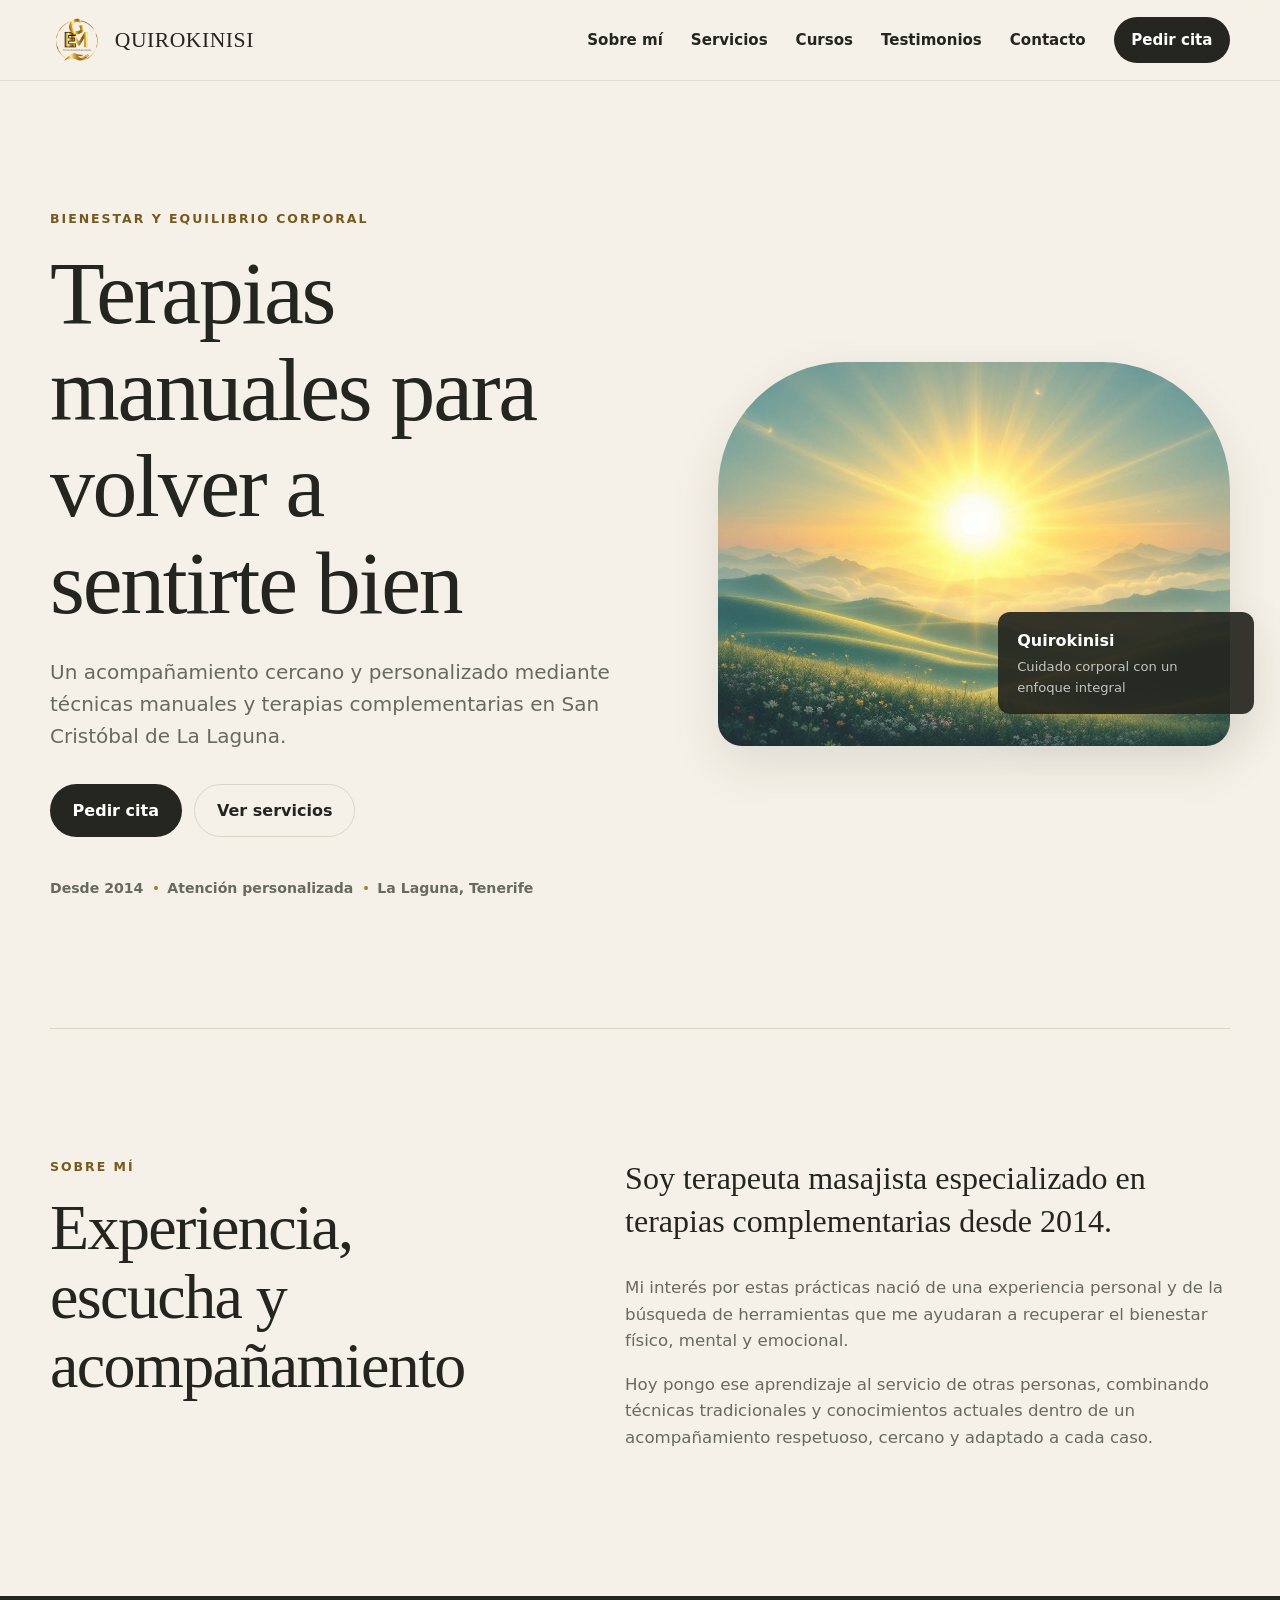
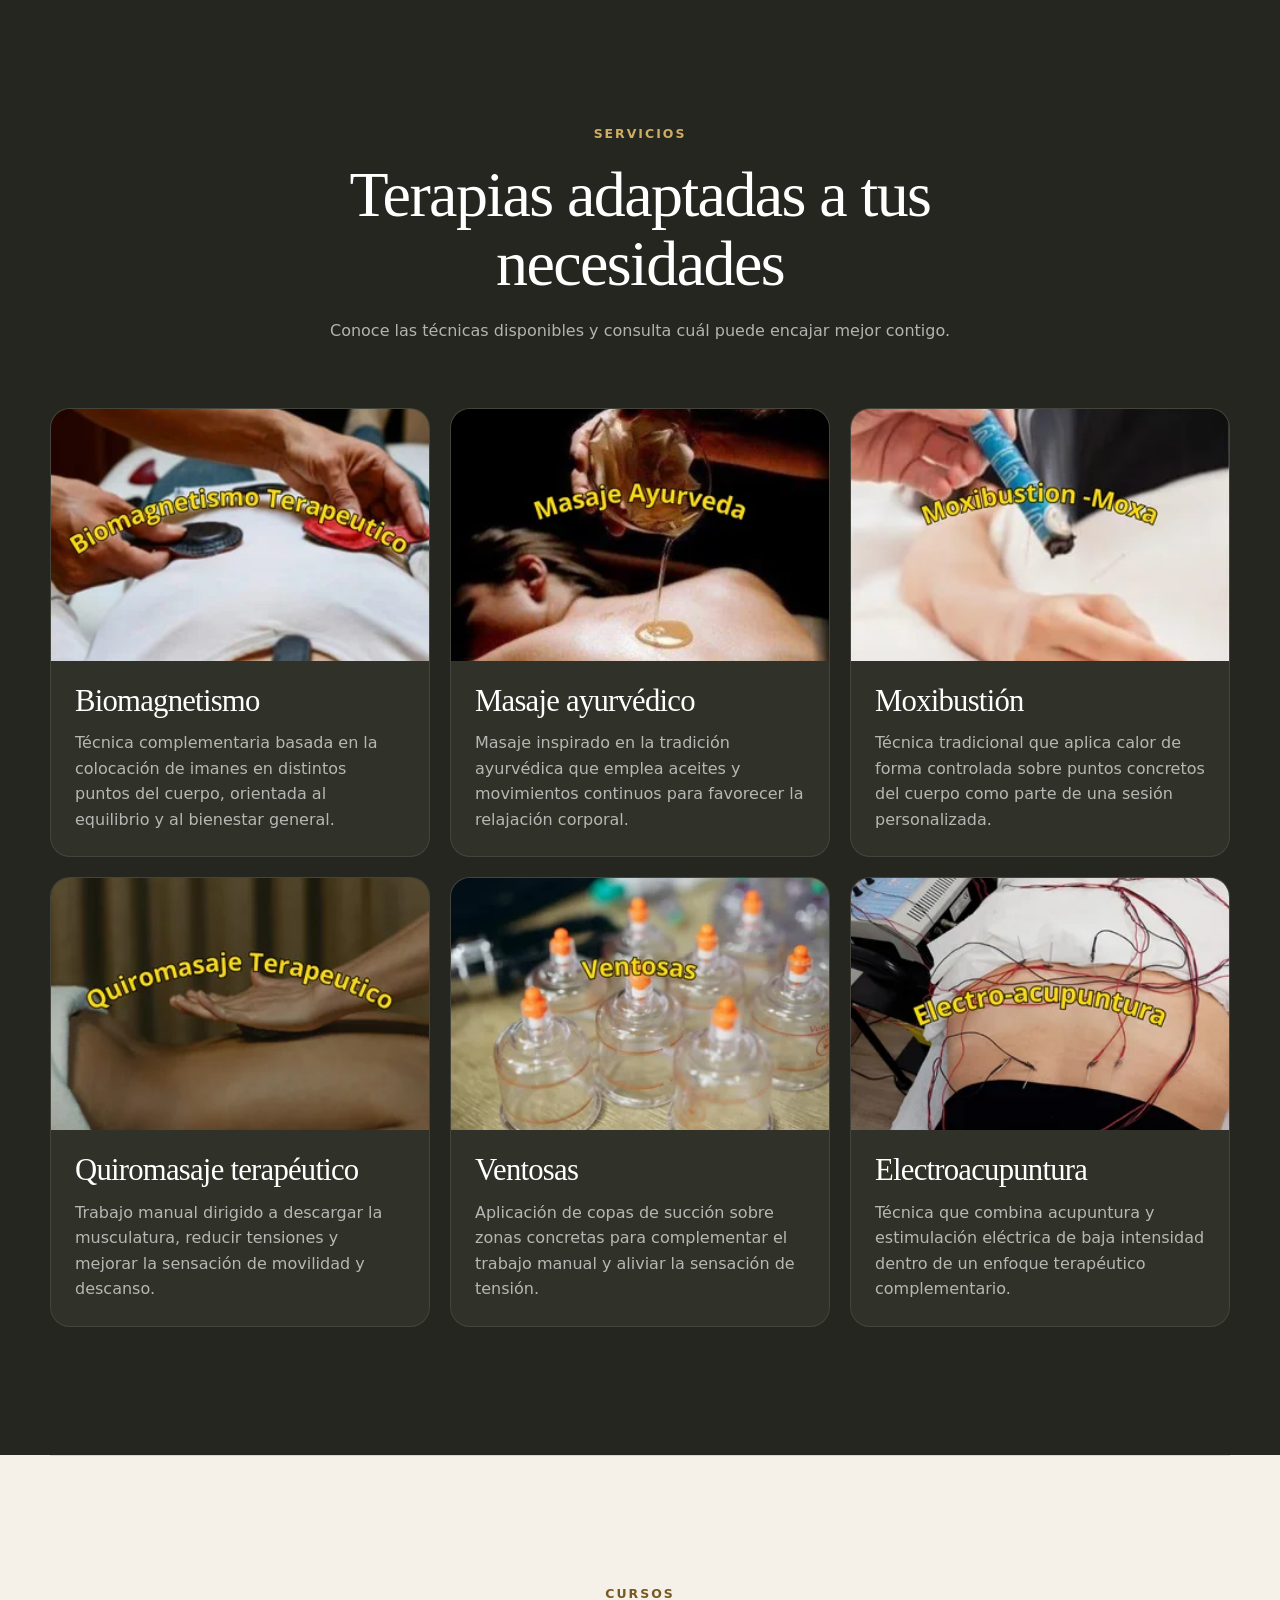
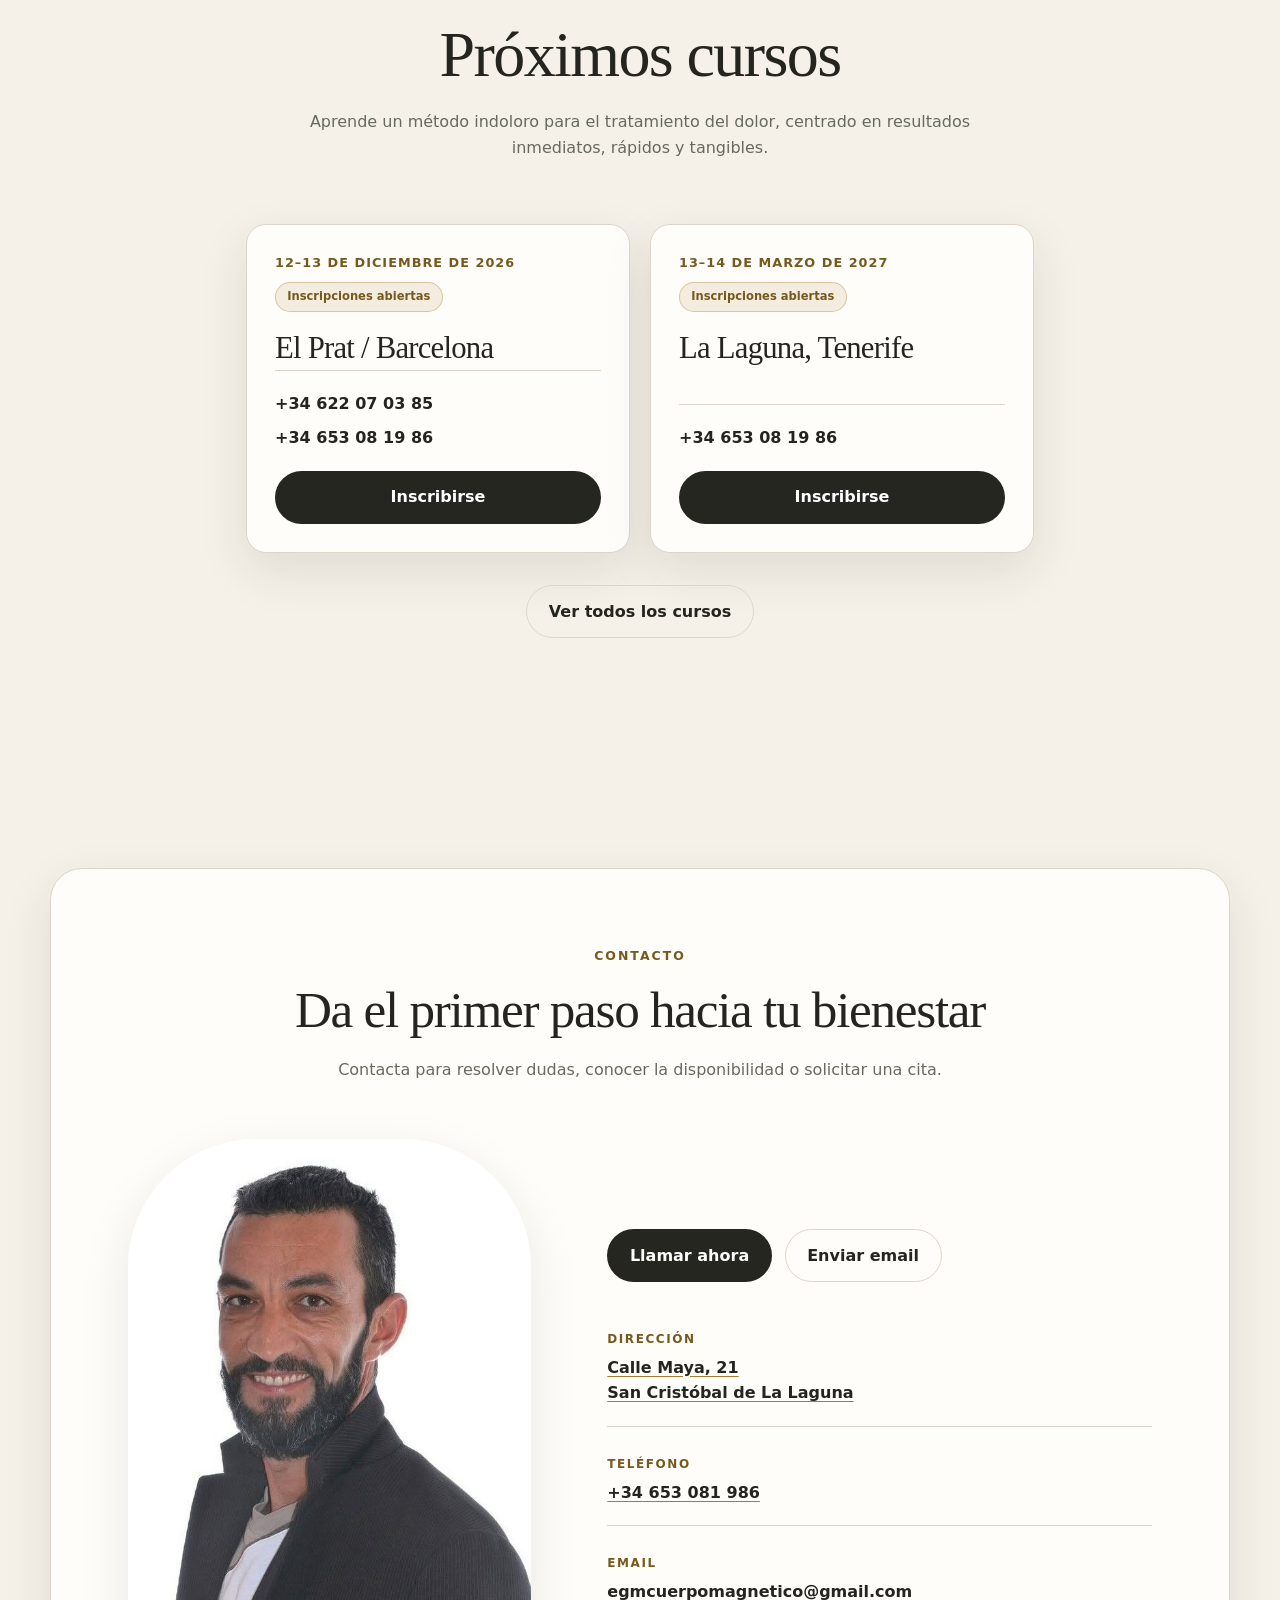
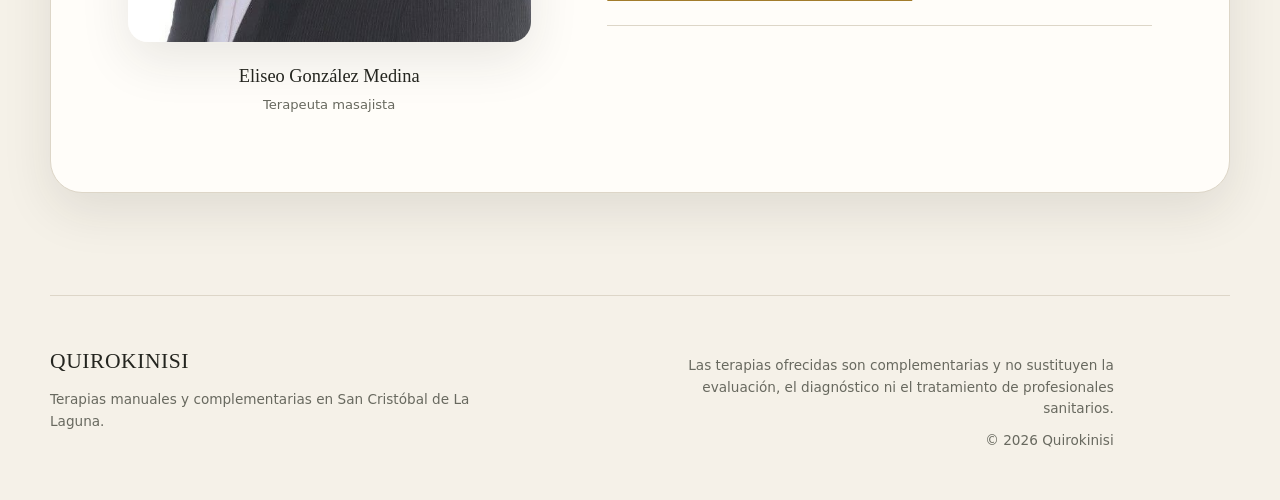
<file: index.html>
<!doctype html>
<html lang="es">
<head>
  <meta charset="utf-8">
  <meta name="viewport" content="width=device-width, initial-scale=1">

  <title>Quirokinisi | Terapias manuales en La Laguna</title>
  <meta
    name="description"
    content="Terapias manuales y complementarias orientadas al bienestar corporal en San Cristóbal de La Laguna."
  >

  <meta name="theme-color" content="#f5f1e8">

  <link rel="stylesheet" href="./styles.css">
  <script src="./script.js" defer></script>
  <script src="./cursos/cursos.js" defer></script>
</head>

<body>
  <a class="skip-link" href="#contenido">Saltar al contenido</a>

  <header class="site-header">
    <div class="header-inner">
      <a class="brand" href="#inicio" aria-label="Quirokinisi, volver al inicio">
        <img
          class="brand-logo"
          src="./images/logo.png"
          width="1280"
          height="1135"
          alt=""
        >
        <span class="brand-name">Quirokinisi</span>
      </a>

      <button
        class="menu-button"
        type="button"
        aria-expanded="false"
        aria-controls="primary-navigation"
      >
        <span class="sr-only">Abrir menú</span>
        <span aria-hidden="true"></span>
        <span aria-hidden="true"></span>
        <span aria-hidden="true"></span>
      </button>

      <nav
        id="primary-navigation"
        class="primary-navigation"
        aria-label="Navegación principal"
      >
        <a href="#sobre-mi">Sobre mí</a>
        <a href="#servicios">Servicios</a>
        <a href="./cursos/">Cursos</a>
        <a href="./testimonios/">Testimonios</a>
        <a href="#contacto">Contacto</a>
        <a class="nav-cta" href="#contacto">Pedir cita</a>
      </nav>
    </div>
  </header>

  <main id="contenido">
    <section id="inicio" class="hero section">
      <div class="hero-content">
        <p class="eyebrow">Bienestar y equilibrio corporal</p>

        <h1>Terapias manuales para volver a sentirte bien</h1>

        <p class="hero-copy">
          Un acompañamiento cercano y personalizado mediante técnicas manuales
          y terapias complementarias en San Cristóbal de La Laguna.
        </p>

        <div class="button-group">
          <a class="button button-primary" href="#contacto">
            Pedir cita
          </a>
          <a class="button button-secondary" href="#servicios">
            Ver servicios
          </a>
        </div>

        <ul class="hero-details" aria-label="Información destacada">
          <li>Desde 2014</li>
          <li>Atención personalizada</li>
          <li>La Laguna, Tenerife</li>
        </ul>
      </div>

      <div class="hero-media">
        <img
          src="./images/hero.webp"
          width="900"
          height="1100"
          alt="Sesión de terapia manual en Quirokinisi"
          fetchpriority="high"
        >
        <div class="hero-note">
          <strong>Quirokinisi</strong>
          <span>Cuidado corporal con un enfoque integral</span>
        </div>
      </div>
    </section>

    <section id="sobre-mi" class="about section">
      <div class="section-heading">
        <p class="eyebrow">Sobre mí</p>
        <h2>Experiencia, escucha y acompañamiento</h2>
      </div>

      <div class="about-copy">
        <p class="lead">
          Soy terapeuta masajista especializado en terapias complementarias
          desde 2014.
        </p>

        <p>
          Mi interés por estas prácticas nació de una experiencia personal y
          de la búsqueda de herramientas que me ayudaran a recuperar el
          bienestar físico, mental y emocional.
        </p>

        <p>
          Hoy pongo ese aprendizaje al servicio de otras personas, combinando
          técnicas tradicionales y conocimientos actuales dentro de un
          acompañamiento respetuoso, cercano y adaptado a cada caso.
        </p>
      </div>
    </section>

    <section id="servicios" class="services section">
      <div class="section-heading section-heading-centered">
        <p class="eyebrow">Servicios</p>
        <h2>Terapias adaptadas a tus necesidades</h2>
        <p>
          Conoce las técnicas disponibles y consulta cuál puede encajar mejor
          contigo.
        </p>
      </div>

      <div class="services-grid">
        <article class="service-card">
          <img
            src="./images/biomagnetismo.webp"
            width="700"
            height="480"
            alt="Sesión de biomagnetismo"
            loading="lazy"
          >
          <div class="service-card-content">
            <h3>Biomagnetismo</h3>
            <p>
              Técnica complementaria basada en la colocación de imanes en
              distintos puntos del cuerpo, orientada al equilibrio y al
              bienestar general.
            </p>
          </div>
        </article>

        <article class="service-card">
          <img
            src="./images/masaje-ayurveda.webp"
            width="700"
            height="480"
            alt="Masaje ayurvédico con aceites"
            loading="lazy"
          >
          <div class="service-card-content">
            <h3>Masaje ayurvédico</h3>
            <p>
              Masaje inspirado en la tradición ayurvédica que emplea aceites y
              movimientos continuos para favorecer la relajación corporal.
            </p>
          </div>
        </article>

        <article class="service-card">
          <img
            src="./images/moxibustion.webp"
            width="700"
            height="480"
            alt="Aplicación de moxibustión"
            loading="lazy"
          >
          <div class="service-card-content">
            <h3>Moxibustión</h3>
            <p>
              Técnica tradicional que aplica calor de forma controlada sobre
              puntos concretos del cuerpo como parte de una sesión
              personalizada.
            </p>
          </div>
        </article>

        <article class="service-card">
          <img
            src="./images/quiromasaje.webp"
            width="700"
            height="480"
            alt="Sesión de quiromasaje terapéutico"
            loading="lazy"
          >
          <div class="service-card-content">
            <h3>Quiromasaje terapéutico</h3>
            <p>
              Trabajo manual dirigido a descargar la musculatura, reducir
              tensiones y mejorar la sensación de movilidad y descanso.
            </p>
          </div>
        </article>

        <article class="service-card">
          <img
            src="./images/ventosas.webp"
            width="700"
            height="480"
            alt="Tratamiento corporal con ventosas"
            loading="lazy"
          >
          <div class="service-card-content">
            <h3>Ventosas</h3>
            <p>
              Aplicación de copas de succión sobre zonas concretas para
              complementar el trabajo manual y aliviar la sensación de
              tensión.
            </p>
          </div>
        </article>

        <article class="service-card">
          <img
            src="./images/electroacupuntura.webp"
            width="700"
            height="480"
            alt="Sesión de electroacupuntura"
            loading="lazy"
          >
          <div class="service-card-content">
            <h3>Electroacupuntura</h3>
            <p>
              Técnica que combina acupuntura y estimulación eléctrica de baja
              intensidad dentro de un enfoque terapéutico complementario.
            </p>
          </div>
        </article>
      </div>
    </section>

    <section
      class="events home-events section"
      aria-labelledby="home-courses-title"
      data-courses-section
      hidden
    >
      <div class="section-heading section-heading-centered">
        <p class="eyebrow">Cursos</p>
        <h2 id="home-courses-title">Próximos cursos</h2>
        <p>
          Aprende un método indoloro para el tratamiento del dolor, centrado
          en resultados inmediatos, rápidos y tangibles.
        </p>
      </div>

      <div
        id="upcoming-courses"
        class="events-grid"
        data-courses-url="./cursos/cursos.json"
        data-contact-url="#contacto"
        data-hide-when-empty
        aria-live="polite"
      ></div>

      <div class="home-events-more">
        <a class="button button-secondary" href="./cursos/">Ver todos los cursos</a>
      </div>
    </section>

    <section id="contacto" class="contact section">
      <div class="contact-panel">
        <div class="contact-heading">
          <p class="eyebrow">Contacto</p>
          <h2>Da el primer paso hacia tu bienestar</h2>
          <p>
            Contacta para resolver dudas, conocer la disponibilidad o solicitar
            una cita.
          </p>
        </div>

        <figure class="contact-photo">
          <img
            src="./images/eliseo_gonzalez_medina.jpg"
            width="720"
            height="737"
            alt="Eliseo González Medina, terapeuta de Quirokinisi"
            loading="lazy"
          >
          <figcaption>
            <strong>Eliseo González Medina</strong>
            <span>Terapeuta masajista</span>
          </figcaption>
        </figure>

        <div class="contact-actions">
          <div class="button-group">
            <a class="button button-primary" href="tel:+34653081986">
              Llamar ahora
            </a>
            <a
              class="button button-secondary"
              href="mailto:egmcuerpomagnetico@gmail.com"
            >
              Enviar email
            </a>
          </div>

          <address class="contact-details">
            <div>
              <span class="contact-label">Dirección</span>
              <a
                href="https://www.google.com/maps/search/?api=1&query=Calle+Maya+21+San+Cristobal+de+La+Laguna"
                target="_blank"
                rel="noopener noreferrer"
              >
                Calle Maya, 21<br>
                San Cristóbal de La Laguna
              </a>
            </div>

            <div>
              <span class="contact-label">Teléfono</span>
              <a href="tel:+34653081986">+34 653 081 986</a>
            </div>

            <div>
              <span class="contact-label">Email</span>
              <a href="mailto:egmcuerpomagnetico@gmail.com">
                egmcuerpomagnetico@gmail.com
              </a>
            </div>
          </address>
        </div>
      </div>
    </section>
  </main>

  <footer class="site-footer">
    <div>
      <a class="footer-brand" href="#inicio">Quirokinisi</a>
      <p>
        Terapias manuales y complementarias en San Cristóbal de La Laguna.
      </p>
    </div>

    <div class="footer-meta">
      <p>
        Las terapias ofrecidas son complementarias y no sustituyen la
        evaluación, el diagnóstico ni el tratamiento de profesionales
        sanitarios.
      </p>
      <p>© <span id="current-year"></span> Quirokinisi</p>
    </div>
  </footer>
</body>
</html>
</file>
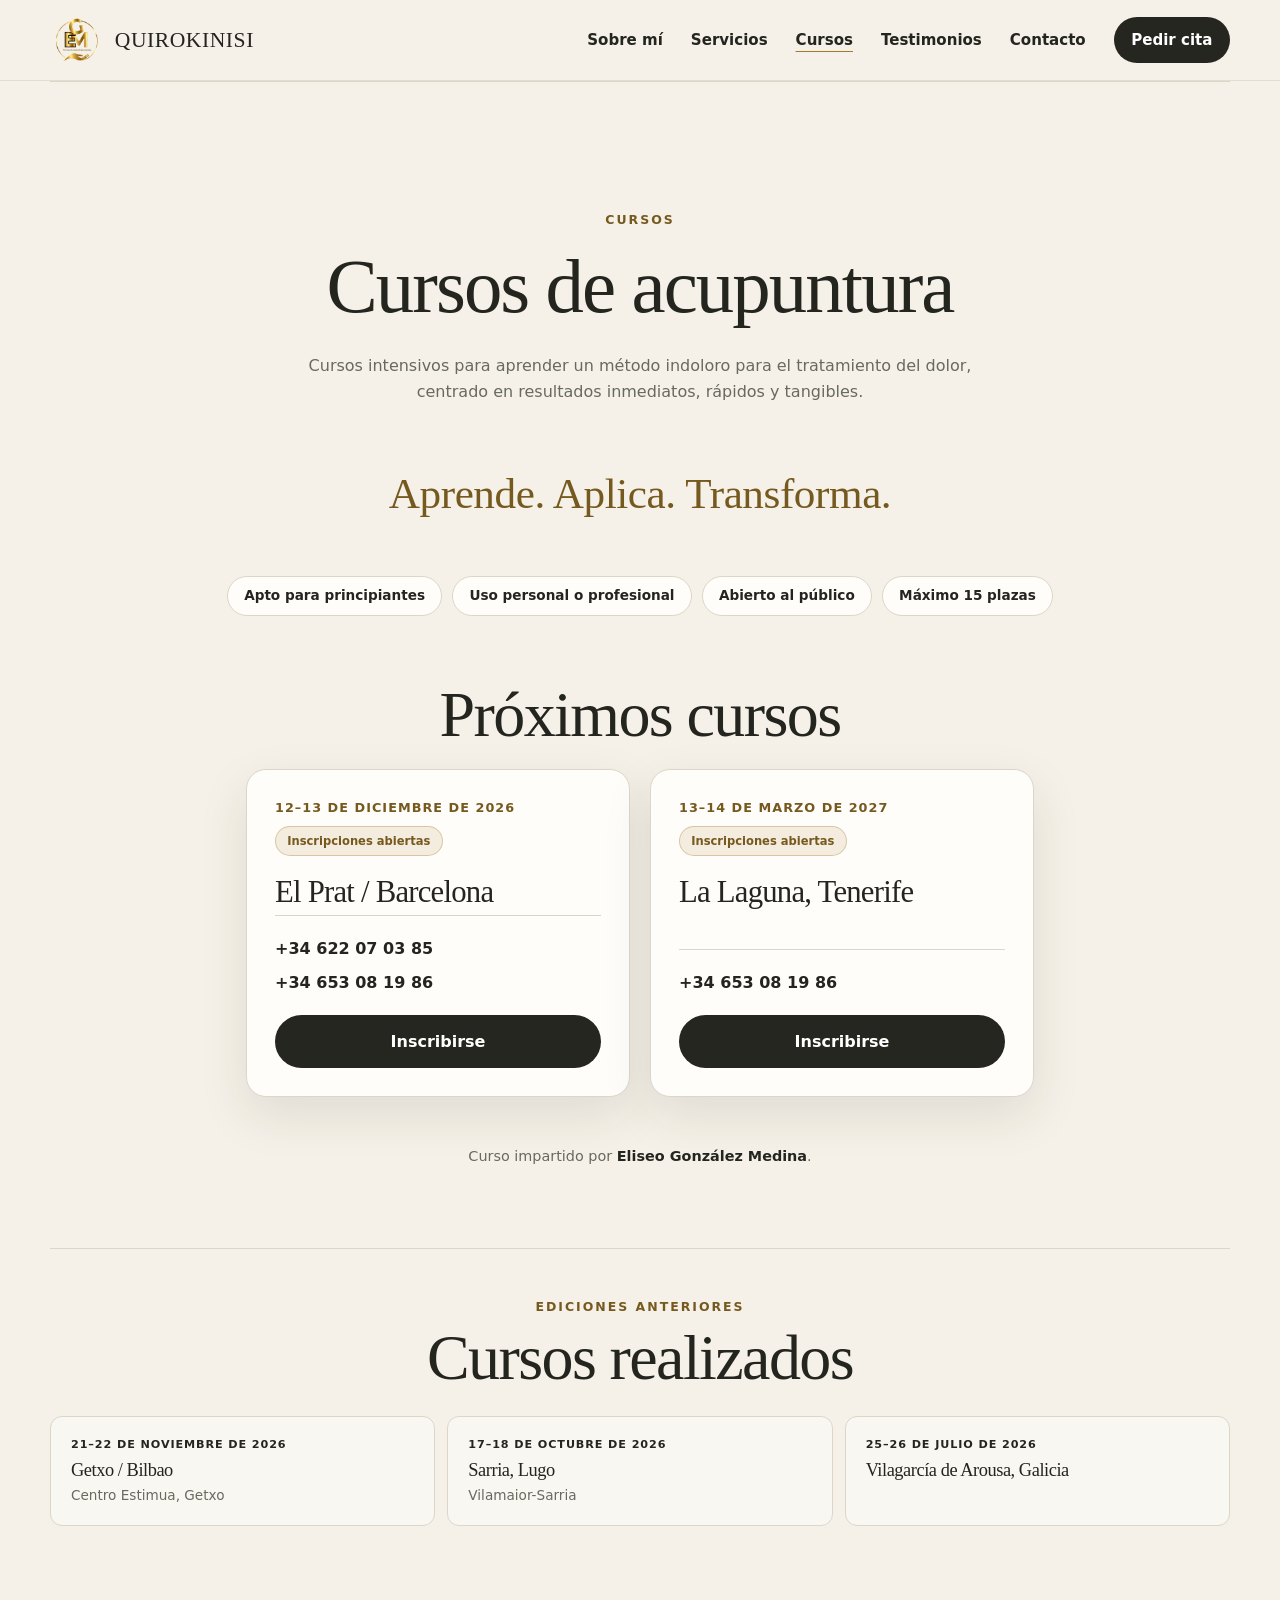
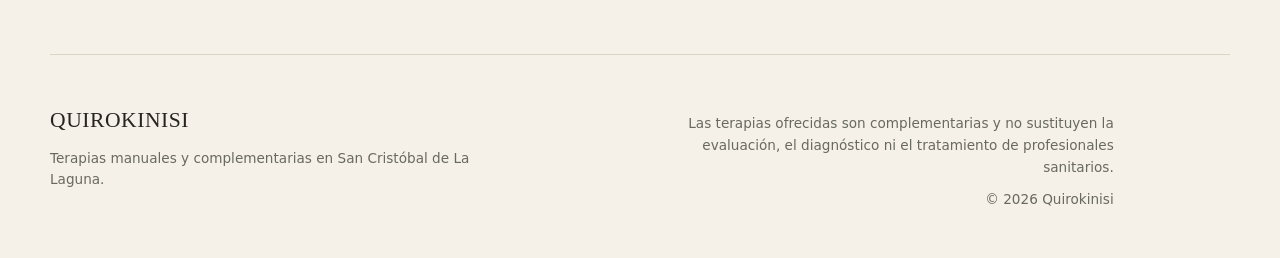
<file: cursos/index.html>
<!doctype html>
<html lang="es">
<head>
  <meta charset="utf-8">
  <meta name="viewport" content="width=device-width, initial-scale=1">

  <title>Cursos de acupuntura | Quirokinisi</title>
  <meta
    name="description"
    content="Cursos intensivos de acupuntura impartidos por Eliseo González Medina. Consulta próximas fechas, ubicaciones e inscripciones."
  >

  <meta name="theme-color" content="#f5f1e8">

  <link rel="stylesheet" href="../styles.css">
  <script src="../script.js" defer></script>
  <script src="./cursos.js" defer></script>
</head>

<body>
  <a class="skip-link" href="#contenido">Saltar al contenido</a>

  <header class="site-header">
    <div class="header-inner">
      <a class="brand" href="../#inicio" aria-label="Quirokinisi, volver al inicio">
        <img
          class="brand-logo"
          src="../images/logo.png"
          width="1280"
          height="1135"
          alt=""
        >
        <span class="brand-name">Quirokinisi</span>
      </a>

      <button
        class="menu-button"
        type="button"
        aria-expanded="false"
        aria-controls="primary-navigation"
      >
        <span class="sr-only">Abrir menú</span>
        <span aria-hidden="true"></span>
        <span aria-hidden="true"></span>
        <span aria-hidden="true"></span>
      </button>

      <nav
        id="primary-navigation"
        class="primary-navigation"
        aria-label="Navegación principal"
      >
        <a href="../#sobre-mi">Sobre mí</a>
        <a href="../#servicios">Servicios</a>
        <a href="./" aria-current="page">Cursos</a>
        <a href="../testimonios/">Testimonios</a>
        <a href="../#contacto">Contacto</a>
        <a class="nav-cta" href="../#contacto">Pedir cita</a>
      </nav>
    </div>
  </header>

  <main id="contenido">
    <section class="events section" aria-labelledby="cursos-title">
      <div class="section-heading section-heading-centered">
        <p class="eyebrow">Cursos</p>
        <h1 id="cursos-title">Cursos de acupuntura</h1>
        <p>
          Cursos intensivos para aprender un método indoloro para el tratamiento
          del dolor, centrado en resultados inmediatos, rápidos y tangibles.
        </p>
      </div>

      <p class="events-slogan">Aprende. Aplica. Transforma.</p>

      <ul class="events-perks" aria-label="Características del curso">
        <li>Apto para principiantes</li>
        <li>Uso personal o profesional</li>
        <li>Abierto al público</li>
        <li>Máximo 15 plazas</li>
      </ul>

      <div class="events-list-heading">
        <h2>Próximos cursos</h2>
      </div>

      <div id="upcoming-courses" class="events-grid" aria-live="polite">
        <p class="events-loading">Cargando próximos cursos…</p>
      </div>

      <p class="events-note">
        Curso impartido por
        <strong>Eliseo González Medina</strong>.
      </p>

      <section class="past-events" aria-labelledby="past-courses-title">
        <div class="past-events-heading">
          <p class="eyebrow">Ediciones anteriores</p>
          <h2 id="past-courses-title">Cursos realizados</h2>
        </div>
        <div id="past-courses" class="past-events-grid" aria-live="polite">
          <p class="events-loading">Cargando cursos anteriores…</p>
        </div>
      </section>

      <noscript>
        <p class="events-message">
          Activa JavaScript para consultar las próximas fechas de los cursos.
        </p>
      </noscript>
    </section>
  </main>

  <footer class="site-footer">
    <div>
      <a class="footer-brand" href="../#inicio">Quirokinisi</a>
      <p>
        Terapias manuales y complementarias en San Cristóbal de La Laguna.
      </p>
    </div>

    <div class="footer-meta">
      <p>
        Las terapias ofrecidas son complementarias y no sustituyen la
        evaluación, el diagnóstico ni el tratamiento de profesionales
        sanitarios.
      </p>
      <p>© <span id="current-year"></span> Quirokinisi</p>
    </div>
  </footer>
</body>
</html>
</file>
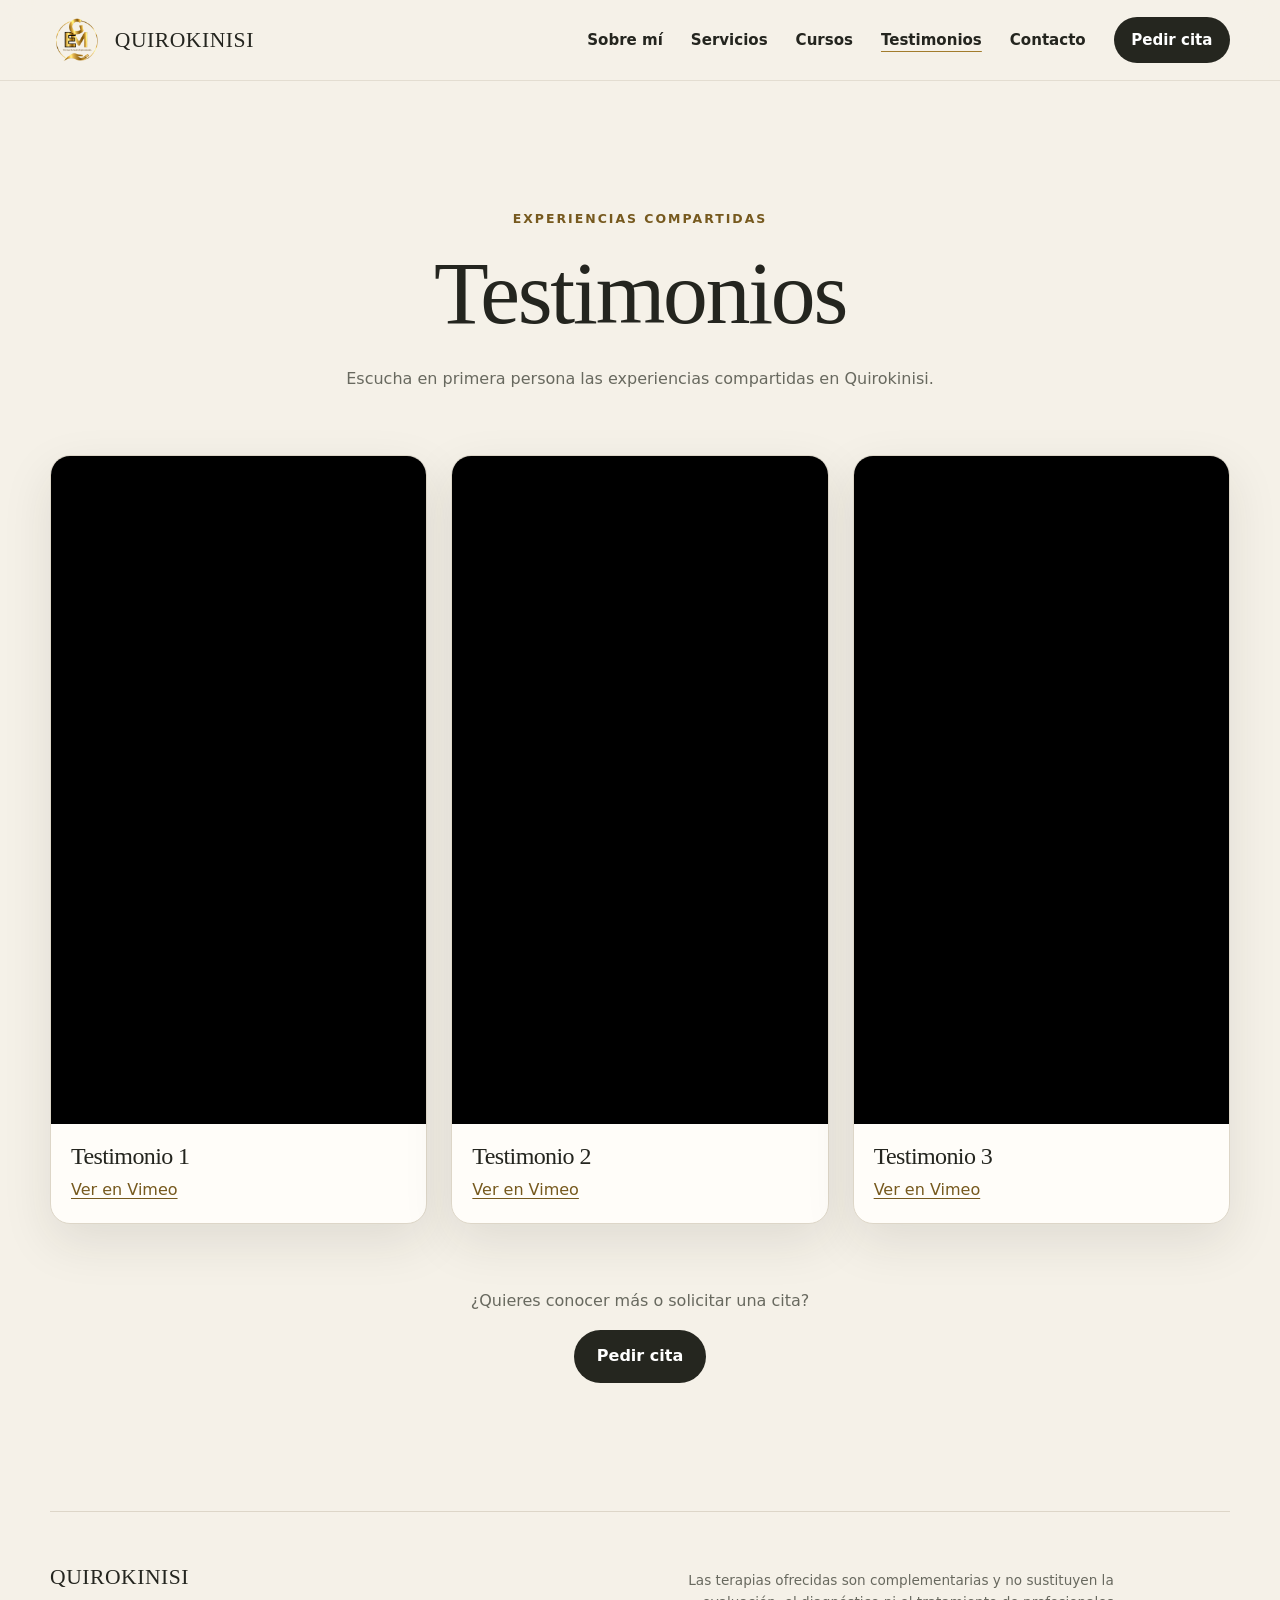
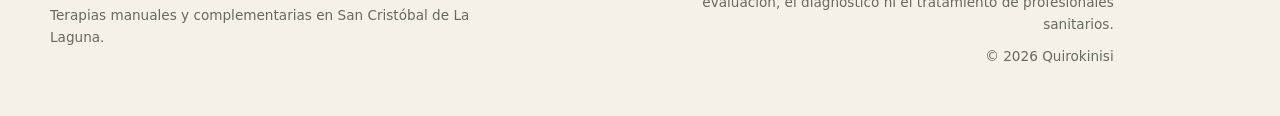
<file: testimonios/index.html>
<!doctype html>
<html lang="es">
<head>
  <meta charset="utf-8">
  <meta name="viewport" content="width=device-width, initial-scale=1">

  <title>Testimonios | Quirokinisi</title>
  <meta
    name="description"
    content="Conoce en vídeo las experiencias compartidas en Quirokinisi, en San Cristóbal de La Laguna."
  >

  <meta name="theme-color" content="#f5f1e8">

  <link rel="stylesheet" href="../styles.css">
  <script src="../script.js" defer></script>
</head>

<body>
  <a class="skip-link" href="#contenido">Saltar al contenido</a>

  <header class="site-header">
    <div class="header-inner">
      <a class="brand" href="../#inicio" aria-label="Quirokinisi, volver al inicio">
        <img
          class="brand-logo"
          src="../images/logo.png"
          width="1280"
          height="1135"
          alt=""
        >
        <span class="brand-name">Quirokinisi</span>
      </a>

      <button
        class="menu-button"
        type="button"
        aria-expanded="false"
        aria-controls="primary-navigation"
      >
        <span class="sr-only">Abrir menú</span>
        <span aria-hidden="true"></span>
        <span aria-hidden="true"></span>
        <span aria-hidden="true"></span>
      </button>

      <nav
        id="primary-navigation"
        class="primary-navigation"
        aria-label="Navegación principal"
      >
        <a href="../#sobre-mi">Sobre mí</a>
        <a href="../#servicios">Servicios</a>
        <a href="../cursos/">Cursos</a>
        <a href="./" aria-current="page">Testimonios</a>
        <a href="../#contacto">Contacto</a>
        <a class="nav-cta" href="../#contacto">Pedir cita</a>
      </nav>
    </div>
  </header>

  <main id="contenido">
    <section class="testimonials section" aria-labelledby="testimonios-title">
      <div class="section-heading section-heading-centered">
        <p class="eyebrow">Experiencias compartidas</p>
        <h1 id="testimonios-title">Testimonios</h1>
        <p>Escucha en primera persona las experiencias compartidas en Quirokinisi.</p>
      </div>

      <div class="testimonials-grid">
        <figure class="testimonial-card">
          <div class="testimonial-player">
            <iframe
              src="https://player.vimeo.com/video/1242098929"
              title="Testimonio 1 — Quirokinisi"
              width="360"
              height="640"
              loading="lazy"
              allow="fullscreen; picture-in-picture; encrypted-media"
              allowfullscreen
            ></iframe>
          </div>
          <figcaption>
            <h2>Testimonio 1</h2>
            <a href="https://vimeo.com/1242098929" target="_blank" rel="noopener noreferrer">
              Ver en Vimeo<span class="sr-only">: Testimonio 1 (se abre en otra pestaña)</span>
            </a>
          </figcaption>
        </figure>
        <figure class="testimonial-card">
          <div class="testimonial-player">
            <iframe
              src="https://player.vimeo.com/video/1242098930"
              title="Testimonio 2 — Quirokinisi"
              width="360"
              height="640"
              loading="lazy"
              allow="fullscreen; picture-in-picture; encrypted-media"
              allowfullscreen
            ></iframe>
          </div>
          <figcaption>
            <h2>Testimonio 2</h2>
            <a href="https://vimeo.com/1242098930" target="_blank" rel="noopener noreferrer">
              Ver en Vimeo<span class="sr-only">: Testimonio 2 (se abre en otra pestaña)</span>
            </a>
          </figcaption>
        </figure>
        <figure class="testimonial-card">
          <div class="testimonial-player">
            <iframe
              src="https://player.vimeo.com/video/1242098928"
              title="Testimonio 3 — Quirokinisi"
              width="360"
              height="640"
              loading="lazy"
              allow="fullscreen; picture-in-picture; encrypted-media"
              allowfullscreen
            ></iframe>
          </div>
          <figcaption>
            <h2>Testimonio 3</h2>
            <a href="https://vimeo.com/1242098928" target="_blank" rel="noopener noreferrer">
              Ver en Vimeo<span class="sr-only">: Testimonio 3 (se abre en otra pestaña)</span>
            </a>
          </figcaption>
        </figure>
      </div>

      <div class="testimonials-contact">
        <p>¿Quieres conocer más o solicitar una cita?</p>
        <a class="button button-primary" href="../#contacto">Pedir cita</a>
      </div>
    </section>
  </main>

  <footer class="site-footer">
    <div>
      <a class="footer-brand" href="../#inicio">Quirokinisi</a>
      <p>
        Terapias manuales y complementarias en San Cristóbal de La Laguna.
      </p>
    </div>

    <div class="footer-meta">
      <p>
        Las terapias ofrecidas son complementarias y no sustituyen la
        evaluación, el diagnóstico ni el tratamiento de profesionales
        sanitarios.
      </p>
      <p>© <span id="current-year"></span> Quirokinisi</p>
    </div>
  </footer>
</body>
</html>
</file>
<file: styles.css>
:root {
  --background: #f5f1e8;
  --surface: #fffdf9;
  --surface-dark: #25261f;
  --text: #24251f;
  --text-muted: #68695f;
  --accent: #a27c2c;
  --accent-dark: #76591e;
  --border: #ddd6c8;
  --shadow: 0 18px 50px rgb(42 39 30 / 10%);
  --radius-small: 0.75rem;
  --radius-medium: 1.25rem;
  --radius-large: 2rem;
  --content-width: 1180px;
  --header-height: 5rem;
}

*,
*::before,
*::after {
  box-sizing: border-box;
}

html {
  scroll-behavior: smooth;
  scroll-padding-top: calc(var(--header-height) + 1rem);
}

body {
  min-width: 320px;
  margin: 0;
  color: var(--text);
  background: var(--background);
  font-family:
    Inter,
    ui-sans-serif,
    system-ui,
    -apple-system,
    BlinkMacSystemFont,
    "Segoe UI",
    sans-serif;
  line-height: 1.6;
  text-rendering: optimizeLegibility;
}

body.menu-open {
  overflow: hidden;
}

img {
  display: block;
  max-width: 100%;
  height: auto;
}

a {
  color: inherit;
}

button,
a {
  -webkit-tap-highlight-color: transparent;
}

button,
input,
textarea,
select {
  font: inherit;
}

h1,
h2,
h3,
p {
  margin-top: 0;
}

h1,
h2,
h3 {
  font-family: Georgia, "Times New Roman", serif;
  font-weight: 500;
  line-height: 1.08;
  letter-spacing: -0.025em;
}

h1 {
  max-width: 12ch;
  margin-bottom: 1.5rem;
  font-size: clamp(3rem, 7vw, 6.5rem);
}

h2 {
  max-width: 15ch;
  margin-bottom: 1.25rem;
  font-size: clamp(2.3rem, 5vw, 4.5rem);
}

h3 {
  margin-bottom: 0.75rem;
  font-size: clamp(1.5rem, 2.4vw, 2rem);
}

p {
  color: var(--text-muted);
}

.sr-only {
  position: absolute;
  width: 1px;
  height: 1px;
  padding: 0;
  overflow: hidden;
  clip: rect(0, 0, 0, 0);
  white-space: nowrap;
  border: 0;
}

.skip-link {
  position: fixed;
  z-index: 1000;
  top: 0.75rem;
  left: 0.75rem;
  padding: 0.75rem 1rem;
  color: white;
  background: var(--surface-dark);
  border-radius: var(--radius-small);
  transform: translateY(-150%);
}

.skip-link:focus {
  transform: translateY(0);
}

.site-header {
  position: sticky;
  z-index: 100;
  top: 0;
  min-height: var(--header-height);
  background: rgb(245 241 232 / 88%);
  border-bottom: 1px solid rgb(221 214 200 / 75%);
  backdrop-filter: blur(18px);
}

.header-inner,
.section,
.site-footer {
  width: min(calc(100% - 2rem), var(--content-width));
  margin-inline: auto;
}

.header-inner {
  min-height: var(--header-height);
  display: flex;
  align-items: center;
  justify-content: space-between;
  gap: 2rem;
}

.brand {
  display: inline-flex;
  align-items: center;
  gap: 0.8rem;
  color: var(--text);
  text-decoration: none;
}

.brand-logo {
  width: 3.25rem;
  height: auto;
  object-fit: contain;
}

.brand-name,
.footer-brand {
  font-family: Georgia, "Times New Roman", serif;
  font-size: 1.35rem;
  letter-spacing: 0.025em;
  text-transform: uppercase;
}

.primary-navigation {
  display: flex;
  align-items: center;
  gap: 1.75rem;
}

.primary-navigation a {
  font-size: 0.94rem;
  font-weight: 650;
  text-decoration: none;
}

.primary-navigation a:not(.nav-cta) {
  text-underline-offset: 0.4rem;
}

.primary-navigation a:not(.nav-cta):hover,
.primary-navigation a[aria-current="page"],
.primary-navigation a:not(.nav-cta):focus-visible {
  text-decoration: underline;
  text-decoration-color: var(--accent);
}

.nav-cta {
  padding: 0.7rem 1.1rem;
  color: white;
  background: var(--surface-dark);
  border-radius: 999px;
}

.menu-button {
  display: none;
  width: 2.75rem;
  height: 2.75rem;
  padding: 0.65rem;
  background: transparent;
  border: 1px solid var(--border);
  border-radius: 50%;
  cursor: pointer;
}

.menu-button span[aria-hidden="true"] {
  display: block;
  width: 100%;
  height: 2px;
  margin: 4px 0;
  background: currentColor;
  transition:
    transform 180ms ease,
    opacity 180ms ease;
}

.section {
  padding-block: clamp(4.5rem, 10vw, 9rem);
}

.eyebrow {
  margin-bottom: 1rem;
  color: var(--accent-dark);
  font-size: 0.78rem;
  font-weight: 800;
  letter-spacing: 0.16em;
  text-transform: uppercase;
}

.hero {
  display: grid;
  grid-template-columns: minmax(0, 1.05fr) minmax(320px, 0.95fr);
  align-items: center;
  gap: clamp(3rem, 8vw, 7rem);
  min-height: calc(100svh - var(--header-height));
}

.hero-copy {
  max-width: 56ch;
  margin-bottom: 2rem;
  font-size: clamp(1.05rem, 1.7vw, 1.25rem);
}

.button-group {
  display: flex;
  flex-wrap: wrap;
  gap: 0.8rem;
}

.button {
  display: inline-flex;
  min-height: 3.2rem;
  align-items: center;
  justify-content: center;
  padding: 0.8rem 1.35rem;
  border: 1px solid transparent;
  border-radius: 999px;
  font-weight: 750;
  text-decoration: none;
  transition:
    transform 160ms ease,
    background-color 160ms ease,
    border-color 160ms ease;
}

.button:hover {
  transform: translateY(-2px);
}

.button-primary {
  color: white;
  background: var(--surface-dark);
}

.button-primary:hover,
.button-primary:focus-visible {
  background: var(--accent-dark);
}

.button-secondary {
  color: var(--text);
  background: transparent;
  border-color: var(--border);
}

.button-secondary:hover,
.button-secondary:focus-visible {
  background: var(--surface);
  border-color: var(--accent);
}

.hero-details {
  display: flex;
  flex-wrap: wrap;
  gap: 0.65rem 1.5rem;
  margin: 2.5rem 0 0;
  padding: 0;
  color: var(--text-muted);
  font-size: 0.88rem;
  font-weight: 650;
  list-style: none;
}

.hero-details li {
  position: relative;
}

.hero-details li:not(:last-child)::after {
  position: absolute;
  top: 50%;
  right: -0.9rem;
  width: 4px;
  height: 4px;
  background: var(--accent);
  border-radius: 50%;
  content: "";
  transform: translateY(-50%);
}

.hero-media {
  position: relative;
}

.hero-media > img {
  width: 100%;
  max-height: 690px;
  object-fit: cover;
  border-radius: min(12vw, 8rem) min(12vw, 8rem) 1.5rem 1.5rem;
  box-shadow: var(--shadow);
}

.hero-note {
  position: absolute;
  right: -1.5rem;
  bottom: 2rem;
  display: grid;
  max-width: 16rem;
  gap: 0.2rem;
  padding: 1rem 1.2rem;
  color: white;
  background: rgb(37 38 31 / 92%);
  border-radius: var(--radius-small);
  box-shadow: var(--shadow);
}

.hero-note span {
  color: rgb(255 255 255 / 72%);
  font-size: 0.82rem;
}

.about {
  display: grid;
  grid-template-columns: 0.85fr 1.15fr;
  gap: clamp(3rem, 10vw, 9rem);
  border-top: 1px solid var(--border);
}

.about-copy {
  max-width: 680px;
  font-size: 1.04rem;
}

.about-copy .lead {
  color: var(--text);
  font-family: Georgia, "Times New Roman", serif;
  font-size: clamp(1.4rem, 3vw, 2rem);
  line-height: 1.35;
}

.services {
  width: 100%;
  max-width: none;
  padding-inline: max(1rem, calc((100% - var(--content-width)) / 2));
  background: var(--surface-dark);
}

.services .section-heading h2,
.services .service-card h3 {
  color: white;
}

.services .section-heading > p:last-child,
.services .service-card p {
  color: rgb(255 255 255 / 65%);
}

.services .eyebrow {
  color: #d0ad62;
}

.section-heading-centered {
  width: min(100%, 700px);
  margin: 0 auto clamp(2.5rem, 6vw, 4rem);
  text-align: center;
}

.section-heading-centered h2 {
  max-width: none;
}

.services-grid {
  display: grid;
  grid-template-columns: repeat(3, minmax(0, 1fr));
  gap: 1.25rem;
}

.service-card {
  overflow: hidden;
  background: #303128;
  border: 1px solid rgb(255 255 255 / 9%);
  border-radius: var(--radius-medium);
  transition:
    transform 180ms ease,
    border-color 180ms ease;
}

.service-card:hover {
  border-color: rgb(208 173 98 / 55%);
  transform: translateY(-5px);
}

.service-card img {
  width: 100%;
  aspect-ratio: 3 / 2;
  object-fit: cover;
}

.service-card-content {
  padding: 1.5rem;
}

.service-card-content p {
  margin-bottom: 0;
}

.events {
  border-top: 1px solid var(--border);
}

.events .section-heading h1 {
  max-width: none;
  font-size: clamp(2.8rem, 6vw, 5rem);
}

.home-events-more {
  margin-top: 2rem;
  text-align: center;
}

.events-slogan {
  margin: 0 auto clamp(2rem, 5vw, 3.5rem);
  color: var(--accent-dark);
  font-family: Georgia, "Times New Roman", serif;
  font-size: clamp(1.7rem, 3.6vw, 2.7rem);
  line-height: 1.2;
  letter-spacing: -0.01em;
  text-align: center;
}

.events-perks {
  display: flex;
  flex-wrap: wrap;
  justify-content: center;
  gap: 0.65rem;
  margin: 0 auto clamp(2.5rem, 6vw, 4rem);
  padding: 0;
  list-style: none;
}

.events-perks li {
  padding: 0.5rem 1rem;
  color: var(--text);
  font-size: 0.85rem;
  font-weight: 650;
  background: var(--surface);
  border: 1px solid var(--border);
  border-radius: 999px;
}

.events-grid {
  display: grid;
  grid-template-columns: repeat(3, minmax(0, 1fr));
  gap: 1.25rem;
}

.events-grid[data-count="1"] {
  grid-template-columns: minmax(0, 24rem);
  justify-content: center;
}

.events-grid[data-count="2"] {
  grid-template-columns: repeat(2, minmax(0, 24rem));
  justify-content: center;
}

.events-list-heading {
  margin-bottom: 1.25rem;
  text-align: center;
}

.events-list-heading h2 {
  margin-inline: auto;
  margin-bottom: 0;
}

.event-card {
  display: flex;
  flex-direction: column;
  padding: 1.75rem;
  background: var(--surface);
  border: 1px solid var(--border);
  border-radius: var(--radius-medium);
  box-shadow: var(--shadow);
  transition:
    transform 180ms ease,
    border-color 180ms ease;
}

.event-card:hover {
  border-color: var(--accent);
  transform: translateY(-5px);
}

.event-card-top {
  display: flex;
  flex-wrap: wrap;
  align-items: center;
  justify-content: space-between;
  gap: 0.5rem 0.75rem;
  margin-bottom: 1.25rem;
}

.event-date {
  color: var(--accent-dark);
  font-size: 0.8rem;
  font-weight: 800;
  letter-spacing: 0.08em;
  text-transform: uppercase;
}

.event-badge {
  flex-shrink: 0;
  padding: 0.3rem 0.7rem;
  color: var(--accent-dark);
  font-size: 0.72rem;
  font-weight: 750;
  background: rgb(162 124 44 / 12%);
  border: 1px solid rgb(162 124 44 / 35%);
  border-radius: 999px;
}

.event-card h2,
.event-card h3 {
  margin-bottom: 0.35rem;
}

.event-venue {
  margin-bottom: 1.25rem;
}

.event-contacts {
  display: grid;
  gap: 0.5rem;
  margin-top: auto;
  padding-top: 1.25rem;
  border-top: 1px solid var(--border);
}

.event-contacts a {
  color: var(--text);
  font-weight: 650;
  overflow-wrap: anywhere;
  text-decoration: none;
}

.event-contacts a:hover,
.event-contacts a:focus-visible {
  color: var(--accent-dark);
  text-decoration: underline;
  text-decoration-color: var(--accent);
  text-underline-offset: 0.3rem;
}

.event-cta {
  width: 100%;
  margin-top: 1.25rem;
}

.events-note {
  margin: clamp(2rem, 5vw, 3rem) auto 0;
  text-align: center;
  font-size: 0.9rem;
}

.events-note strong {
  color: var(--text);
  font-weight: 650;
}

.events-loading,
.events-message {
  grid-column: 1 / -1;
  margin: 0;
  padding: 1.5rem;
  text-align: center;
  background: var(--surface);
  border: 1px solid var(--border);
  border-radius: var(--radius-medium);
}

.past-events {
  margin-top: clamp(3rem, 7vw, 5rem);
  padding-top: clamp(2rem, 5vw, 3rem);
  border-top: 1px solid var(--border);
}

.past-events-heading {
  margin-bottom: 1.5rem;
  text-align: center;
}

.past-events-heading .eyebrow,
.past-events-heading h2 {
  margin-bottom: 0.35rem;
}

.past-events-heading h2 {
  margin-inline: auto;
}

.past-events-grid {
  display: grid;
  grid-template-columns: repeat(3, minmax(0, 1fr));
  gap: 0.75rem;
}

.past-events-grid[data-count="1"] {
  grid-template-columns: minmax(0, 24rem);
  justify-content: center;
}

.past-events-grid[data-count="2"] {
  grid-template-columns: repeat(2, minmax(0, 24rem));
  justify-content: center;
}

.past-event-card {
  padding: 1.15rem 1.25rem;
  background: rgb(255 255 255 / 38%);
  border: 1px solid var(--border);
  border-radius: var(--radius-small);
}

.past-event-card .event-date {
  margin-bottom: 0.5rem;
  color: var(--muted);
  font-size: 0.7rem;
}

.past-event-card h3 {
  margin-bottom: 0.2rem;
  font-size: 1.15rem;
}

.past-event-venue {
  margin-bottom: 0;
  font-size: 0.85rem;
}

.testimonials .section-heading h1 {
  max-width: none;
}

.testimonials-grid {
  display: grid;
  grid-template-columns: repeat(3, minmax(0, 1fr));
  gap: 1.5rem;
  align-items: start;
}

.testimonial-card {
  min-width: 0;
  margin: 0;
  overflow: hidden;
  background: var(--surface);
  border: 1px solid var(--border);
  border-radius: var(--radius-medium);
  box-shadow: var(--shadow);
}

.testimonial-player {
  aspect-ratio: 9 / 16;
  background: #000;
}

.testimonial-player iframe {
  display: block;
  width: 100%;
  height: 100%;
  border: 0;
}

.testimonial-card figcaption {
  padding: 1.25rem;
}

.testimonial-card h2 {
  margin-bottom: 0.5rem;
  font-size: 1.5rem;
}

.testimonial-card a {
  color: var(--accent-dark);
  text-underline-offset: 0.2rem;
}

.testimonials-contact {
  margin-top: clamp(2.5rem, 6vw, 4rem);
  text-align: center;
}

.contact {
  padding-block: clamp(4rem, 8vw, 7rem);
}

.contact-panel {
  display: grid;
  grid-template-columns: minmax(0, 0.85fr) minmax(0, 1.15fr);
  align-items: center;
  column-gap: clamp(2.5rem, 6vw, 5rem);
  row-gap: clamp(2rem, 5vw, 3.5rem);
  padding: clamp(2rem, 6vw, 5rem);
  background: var(--surface);
  border: 1px solid var(--border);
  border-radius: var(--radius-large);
  box-shadow: var(--shadow);
}

.contact-heading {
  grid-column: 1 / -1;
  text-align: center;
}

.contact-heading h2 {
  max-width: none;
  font-size: clamp(2rem, 4vw, 3.25rem);
}

.contact-heading p:last-child {
  margin-bottom: 0;
}

.contact-photo {
  margin: 0;
}

.contact-photo img {
  width: 100%;
  aspect-ratio: 4 / 5;
  object-fit: cover;
  object-position: center top;
  border-radius: min(12vw, 8rem) min(12vw, 8rem) var(--radius-medium)
    var(--radius-medium);
  box-shadow: var(--shadow);
}

.contact-photo figcaption {
  display: grid;
  gap: 0.15rem;
  margin-top: 1.25rem;
  text-align: center;
}

.contact-photo figcaption strong {
  color: var(--text);
  font-family: Georgia, "Times New Roman", serif;
  font-size: 1.15rem;
  font-weight: 500;
}

.contact-photo figcaption span {
  color: var(--text-muted);
  font-size: 0.82rem;
}

.contact-actions {
  display: grid;
  gap: clamp(2rem, 4vw, 3rem);
}

.contact-details {
  display: grid;
  gap: 1.75rem;
  font-style: normal;
}

.contact-details div {
  padding-bottom: 1.25rem;
  border-bottom: 1px solid var(--border);
}

.contact-label {
  display: block;
  margin-bottom: 0.35rem;
  color: var(--accent-dark);
  font-size: 0.75rem;
  font-weight: 800;
  letter-spacing: 0.13em;
  text-transform: uppercase;
}

.contact-details a {
  color: var(--text);
  font-weight: 650;
  overflow-wrap: anywhere;
  text-decoration-color: var(--accent);
  text-underline-offset: 0.2rem;
}

.site-footer {
  display: grid;
  grid-template-columns: 1fr 1fr;
  gap: 3rem;
  padding-block: 3rem;
  border-top: 1px solid var(--border);
}

.footer-brand {
  color: var(--text);
  text-decoration: none;
}

.site-footer p {
  max-width: 52ch;
  margin: 0.65rem 0 0;
  font-size: 0.85rem;
}

.footer-meta {
  text-align: right;
}

:focus-visible {
  outline: 3px solid var(--accent);
  outline-offset: 4px;
}

@media (max-width: 900px) {
  .testimonials-grid {
    grid-template-columns: minmax(0, 24rem);
    justify-content: center;
    gap: 2rem;
  }

  .menu-button {
    display: block;
  }

  .primary-navigation {
    position: fixed;
    inset: var(--header-height) 0 auto;
    display: grid;
    gap: 0;
    padding: 1rem;
    background: var(--background);
    border-bottom: 1px solid var(--border);
    box-shadow: var(--shadow);
    opacity: 0;
    pointer-events: none;
    transform: translateY(-0.75rem);
    transition:
      opacity 180ms ease,
      transform 180ms ease;
  }

  .primary-navigation.is-open {
    opacity: 1;
    pointer-events: auto;
    transform: translateY(0);
  }

  .primary-navigation a {
    padding: 1rem;
  }

  .nav-cta {
    margin-top: 0.5rem;
    text-align: center;
  }

  .menu-button[aria-expanded="true"] span[aria-hidden="true"]:nth-of-type(1) {
    transform: translateY(6px) rotate(45deg);
  }

  .menu-button[aria-expanded="true"] span[aria-hidden="true"]:nth-of-type(2) {
    opacity: 0;
  }

  .menu-button[aria-expanded="true"] span[aria-hidden="true"]:nth-of-type(3) {
    transform: translateY(-6px) rotate(-45deg);
  }

  .hero,
  .about,
  .contact-panel {
    grid-template-columns: 1fr;
  }

  .hero {
    padding-top: 3.5rem;
  }

  .hero-content {
    max-width: 720px;
  }

  .hero-media {
    width: min(100%, 680px);
    margin-inline: auto;
  }

  .contact-photo {
    width: min(100%, 22rem);
    margin-inline: auto;
  }

  .about {
    gap: 2rem;
  }

  .services-grid {
    grid-template-columns: repeat(2, minmax(0, 1fr));
  }

  .events-grid {
    grid-template-columns: 1fr;
  }

  .events-grid[data-count="1"],
  .events-grid[data-count="2"] {
    grid-template-columns: 1fr;
    width: min(100%, 32rem);
    margin-inline: auto;
  }

  .past-events-grid {
    grid-template-columns: repeat(2, minmax(0, 1fr));
  }

  .past-events-grid[data-count="1"],
  .past-events-grid[data-count="2"] {
    grid-template-columns: repeat(2, minmax(0, 1fr));
  }

  .past-events-grid[data-count="1"] {
    grid-template-columns: minmax(0, 24rem);
  }
}

@media (max-width: 620px) {
  .header-inner,
  .section,
  .site-footer {
    width: min(calc(100% - 1.25rem), var(--content-width));
  }

  .brand-name {
    font-size: 1.05rem;
  }

  .brand-logo {
    width: 2.75rem;
  }

  h1 {
    font-size: clamp(2.8rem, 15vw, 4.5rem);
  }

  .past-events-grid {
    grid-template-columns: 1fr;
  }

  .past-events-grid[data-count="1"],
  .past-events-grid[data-count="2"] {
    grid-template-columns: 1fr;
  }

  .hero {
    gap: 3rem;
  }

  .hero-note {
    right: 0.75rem;
    bottom: 0.75rem;
    max-width: calc(100% - 1.5rem);
  }

  .hero-details {
    display: grid;
    gap: 0.35rem;
  }

  .hero-details li::after {
    display: none;
  }

  .services-grid {
    grid-template-columns: 1fr;
  }

  .contact-panel {
    padding: 1.5rem;
    border-radius: var(--radius-medium);
  }

  .button-group {
    align-items: stretch;
    flex-direction: column;
  }

  .site-footer {
    grid-template-columns: 1fr;
    gap: 1.5rem;
  }

  .footer-meta {
    text-align: left;
  }
}

@media (prefers-reduced-motion: reduce) {
  html {
    scroll-behavior: auto;
  }

  *,
  *::before,
  *::after {
    scroll-behavior: auto !important;
    transition-duration: 0.01ms !important;
    animation-duration: 0.01ms !important;
    animation-iteration-count: 1 !important;
  }
}
</file>
